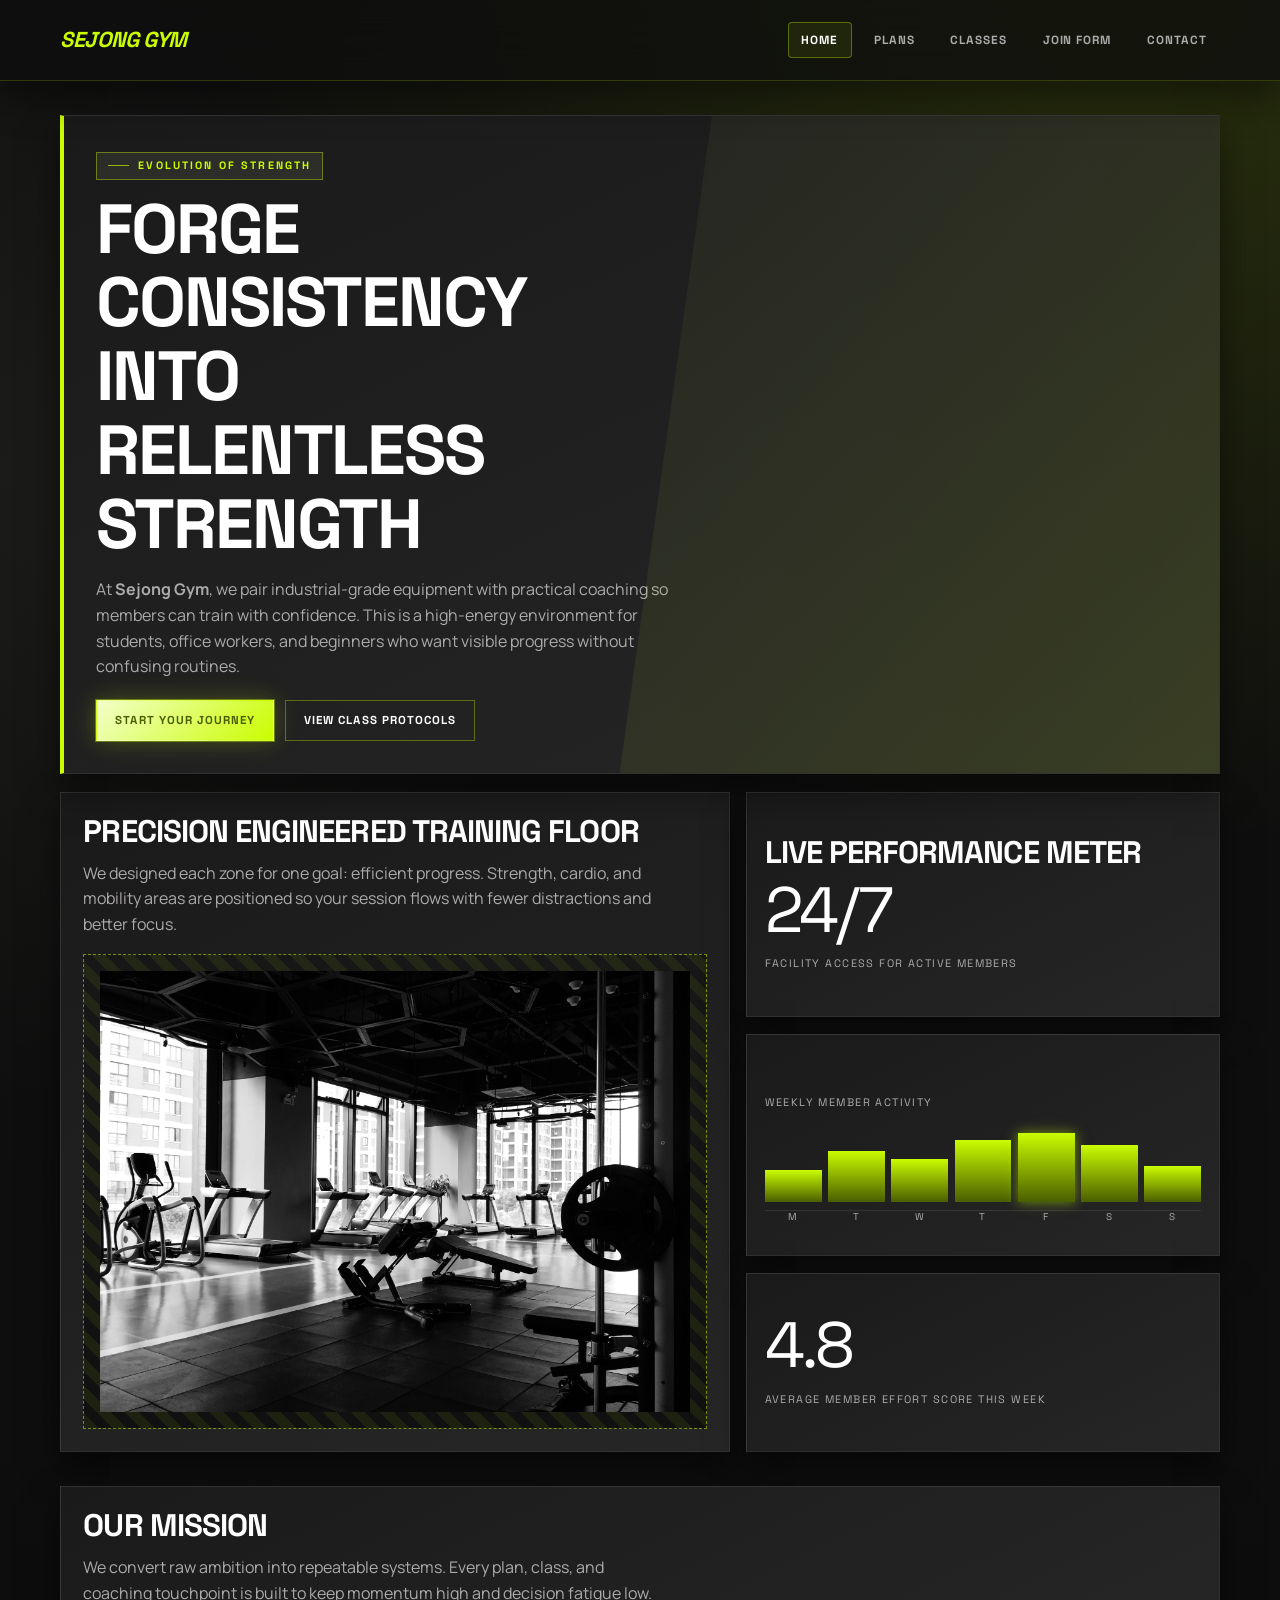
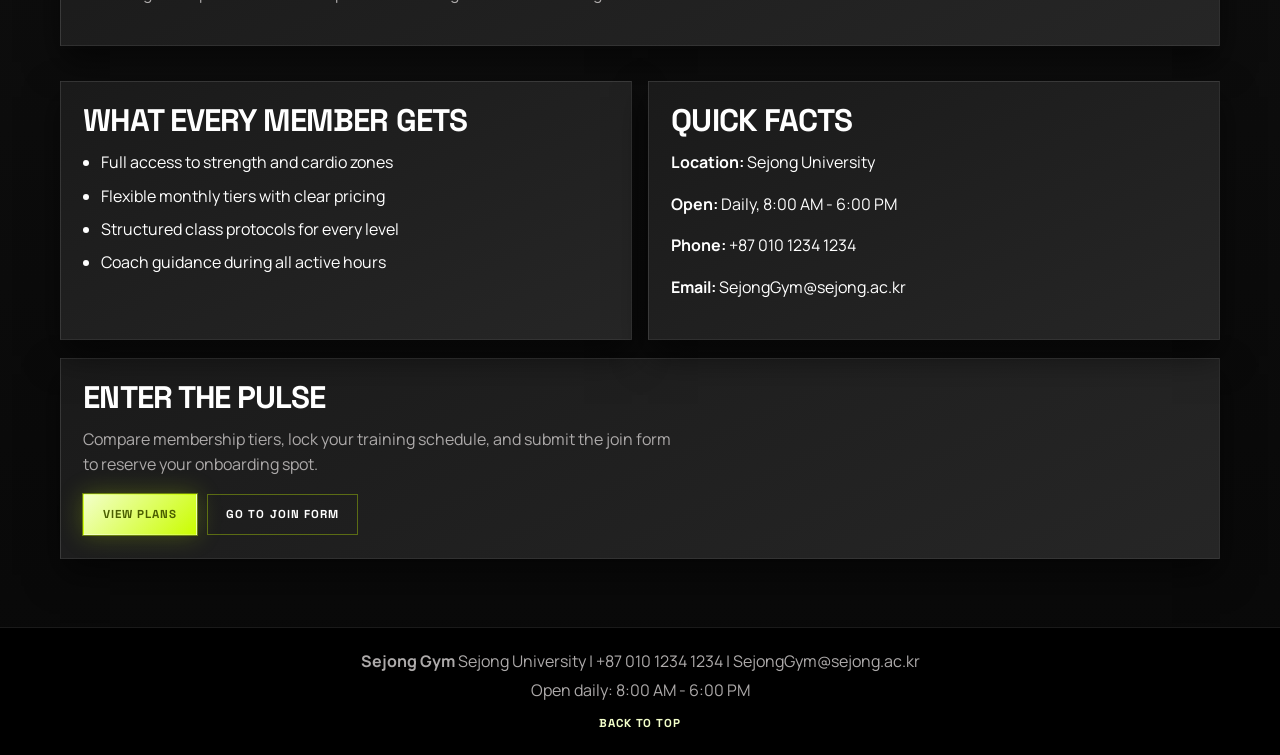
<file: index.html>
<!DOCTYPE html>
<html lang="en">
<head>
    <meta charset="UTF-8">
    <meta name="viewport" content="width=device-width, initial-scale=1.0">
    <title>Sejong Gym | Home</title>
    <link rel="stylesheet" href="css/styles.css">
</head>
<body>
    <header class="site-header" id="top">
        <div class="container header-inner">
            <div class="brand"><a href="index.html"><strong>Sejong Gym</strong></a></div>
            <nav aria-label="Main navigation">
                <ul class="nav-list">
                    <li><a class="active" href="index.html">Home</a></li>
                    <li><a href="page2.html">Plans</a></li>
                    <li><a href="page3.html">Classes</a></li>
                    <li><a href="page4.html">Join Form</a></li>
                    <li><a href="page5.html">Contact</a></li>
                </ul>
            </nav>
        </div>
    </header>

    <main class="container">
        <section class="hero hero-home">
            <span class="badge">Evolution Of Strength</span>
            <h1>Forge Consistency Into Relentless Strength</h1>
            <p>
                At <strong>Sejong Gym</strong>, we pair industrial-grade equipment with practical coaching so
                members can train with confidence. This is a high-energy environment for students, office workers,
                and beginners who want visible progress without confusing routines.
            </p>
            <div class="button-row hero-actions">
                <a class="btn btn-primary" href="page4.html">Start Your Journey</a>
                <a class="btn btn-secondary" href="page3.html">View Class Protocols</a>
            </div>
        </section>

        <section class="bento-grid" aria-label="Home feature blocks">
            <article class="page-section bento-large">
                <h2>Precision Engineered Training Floor</h2>
                <p class="muted">
                    We designed each zone for one goal: efficient progress. Strength, cardio, and mobility areas are
                    positioned so your session flows with fewer distractions and better focus.
                </p>
                <div class="media-placeholder wide">
                    <img class="img1" src="assets/1.jpg" alt="Photo of Sejong Gym" />
                </div>
            </article>
        
            <div class="stat-stack">
                <aside class="info-card stat-card-mini">
                    <h2>Live Performance Meter</h2>
                    <p class="metric-value">24/7</p>
                    <p class="metric-label">Facility access for active members</p>
                </aside>
            
                <aside class="info-card stat-card-mini">
                    <p class="metric-label chart-label">Weekly Member Activity</p>
                    <div class="chart-bars">
                        <div class="chart-bar h-45"><span>M</span></div>
                        <div class="chart-bar h-70"><span>T</span></div>
                        <div class="chart-bar h-60"><span>W</span></div>
                        <div class="chart-bar h-85"><span>T</span></div>
                        <div class="chart-bar h-95 peak"><span>F</span></div>
                        <div class="chart-bar h-78"><span>S</span></div>
                        <div class="chart-bar h-50"><span>S</span></div>
                    </div>
                </aside>
            
                <aside class="info-card stat-card-mini">
                    <p class="metric-value">4.8</p>
                    <p class="metric-label">Average member effort score this week</p>
                </aside>
            </div>
        
            <article class="info-card mission-card">
                <h2>Our Mission</h2>
                <p class="muted">
                    We convert raw ambition into repeatable systems. Every plan, class, and coaching touchpoint is
                    built to keep momentum high and decision fatigue low.
                </p>
            </article>
        </section>

        <section class="grid grid-2">
            <article class="info-card">
                <h2>What Every Member Gets</h2>
                <ul class="feature-list">
                    <li>Full access to strength and cardio zones</li>
                    <li>Flexible monthly tiers with clear pricing</li>
                    <li>Structured class protocols for every level</li>
                    <li>Coach guidance during all active hours</li>
                </ul>
            </article>

            <aside class="info-card">
                <h2>Quick Facts</h2>
                <p><strong>Location:</strong> Sejong University</p>
                <p><strong>Open:</strong> Daily, 8:00 AM - 6:00 PM</p>
                <p><strong>Phone:</strong> +87 010 1234 1234</p>
                <p><strong>Email:</strong> SejongGym@sejong.ac.kr</p>
            </aside>
        </section>

        <section class="page-section">
            <h2>Enter The Pulse</h2>
            <p class="muted">
                Compare membership tiers, lock your training schedule, and submit the join form to reserve your
                onboarding spot.
            </p>
            <div class="button-row">
                <a class="btn btn-primary" href="page2.html">View Plans</a>
                <a class="btn btn-secondary" href="page4.html">Go to Join Form</a>
            </div>
        </section>
    </main>

    <footer class="site-footer">
        <div class="container footer-inner">
            <p><strong>Sejong Gym</strong> Sejong University | +87 010 1234 1234 | SejongGym@sejong.ac.kr</p>
            <p>Open daily: 8:00 AM - 6:00 PM</p>
            <a class="back-to-top" href="#">Back to Top</a>
        </div>
    </footer>
</body>
</html>
</file>
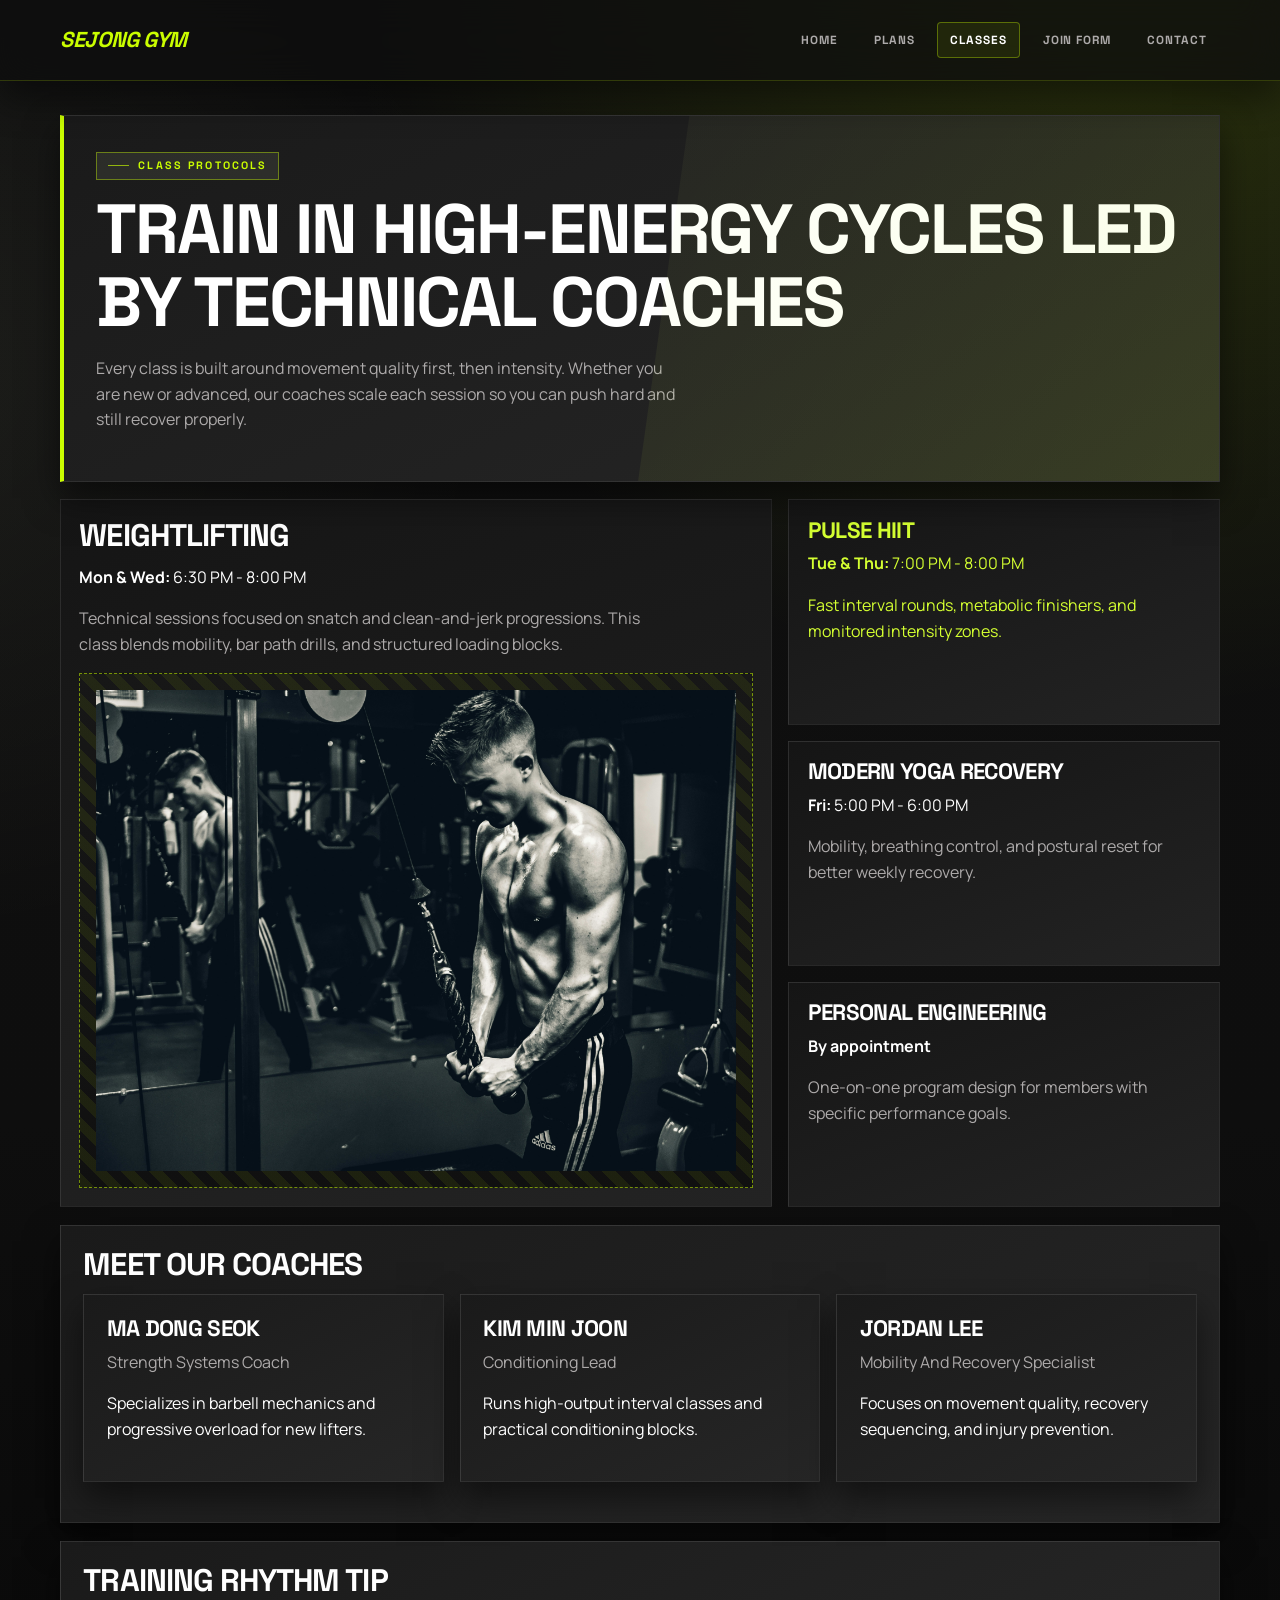
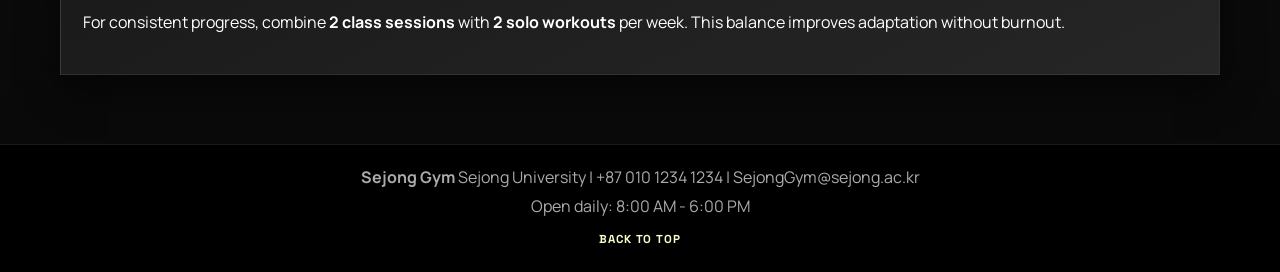
<file: page3.html>
<!DOCTYPE html>
<html lang="en">
<head>
    <meta charset="UTF-8">
    <meta name="viewport" content="width=device-width, initial-scale=1.0">
    <title>Sejong Gym | Classes and Trainers</title>
    <link rel="stylesheet" href="css/styles.css">
</head>
<body>
    <header class="site-header" id="top">
        <div class="container header-inner">
            <div class="brand"><a href="index.html"><strong>Sejong Gym</strong></a></div>
            <nav aria-label="Main navigation">
                <ul class="nav-list">
                    <li><a href="index.html">Home</a></li>
                    <li><a href="page2.html">Plans</a></li>
                    <li><a class="active" href="page3.html">Classes</a></li>
                    <li><a href="page4.html">Join Form</a></li>
                    <li><a href="page5.html">Contact</a></li>
                </ul>
            </nav>
        </div>
    </header>

    <main class="container">
        <section class="hero">
            <span class="badge">Class Protocols</span>
            <h1>Train In High-Energy Cycles Led By Technical Coaches</h1>
            <p>
                Every class is built around movement quality first, then intensity. Whether you are new or advanced,
                our coaches scale each session so you can push hard and still recover properly.
            </p>
        </section>

        <section class="class-grid" aria-label="Class layout overview">
            <article class="class-card">
                <h2>Weightlifting</h2>
                <p><strong>Mon & Wed:</strong> 6:30 PM - 8:00 PM</p>
                <p class="muted">
                    Technical sessions focused on snatch and clean-and-jerk progressions. This class blends mobility,
                    bar path drills, and structured loading blocks.
                </p>
                <div class="media-placeholder">
                    <img class="img1" src="assets/3.jpg" alt="Photo of Sejong Gym weightlifting" />
                </div>
            </article>

            <div class="class-column">
                <article class="class-card class-card-accent">
                    <h3>Pulse HIIT</h3>
                    <p><strong>Tue & Thu:</strong> 7:00 PM - 8:00 PM</p>
                    <p>Fast interval rounds, metabolic finishers, and monitored intensity zones.</p>
                </article>

                <article class="class-card">
                    <h3>Modern Yoga Recovery</h3>
                    <p><strong>Fri:</strong> 5:00 PM - 6:00 PM</p>
                    <p class="muted">Mobility, breathing control, and postural reset for better weekly recovery.</p>
                </article>

                <article class="class-card">
                    <h3>Personal Engineering</h3>
                    <p><strong>By appointment</strong></p>
                    <p class="muted">One-on-one program design for members with specific performance goals.</p>
                </article>
            </div>
        </section>

        <section class="page-section">
            <h2>Meet Our Coaches</h2>
            <div class="grid grid-3">
                <article class="info-card">
                    <h3>Ma Dong Seok</h3>
                    <p class="muted">Strength Systems Coach</p>
                    <p>Specializes in barbell mechanics and progressive overload for new lifters.</p>
                </article>
                <article class="info-card">
                    <h3>Kim Min Joon</h3>
                    <p class="muted">Conditioning Lead</p>
                    <p>Runs high-output interval classes and practical conditioning blocks.</p>
                </article>
                <article class="info-card">
                    <h3>Jordan Lee</h3>
                    <p class="muted">Mobility And Recovery Specialist</p>
                    <p>Focuses on movement quality, recovery sequencing, and injury prevention.</p>
                </article>
            </div>
        </section>

        <aside class="info-card">
            <h2>Training Rhythm Tip</h2>
            <p>
                For consistent progress, combine <strong>2 class sessions</strong> with <strong>2 solo workouts</strong>
                per week. This balance improves adaptation without burnout.
            </p>
        </aside>
    </main>

    <footer class="site-footer">
        <div class="container footer-inner">
            <p><strong>Sejong Gym</strong> Sejong University | +87 010 1234 1234 | SejongGym@sejong.ac.kr</p>
            <p>Open daily: 8:00 AM - 6:00 PM</p>
            <a class="back-to-top" href="#">Back to Top</a>
        </div>
    </footer>
</body>
</html>
</file>
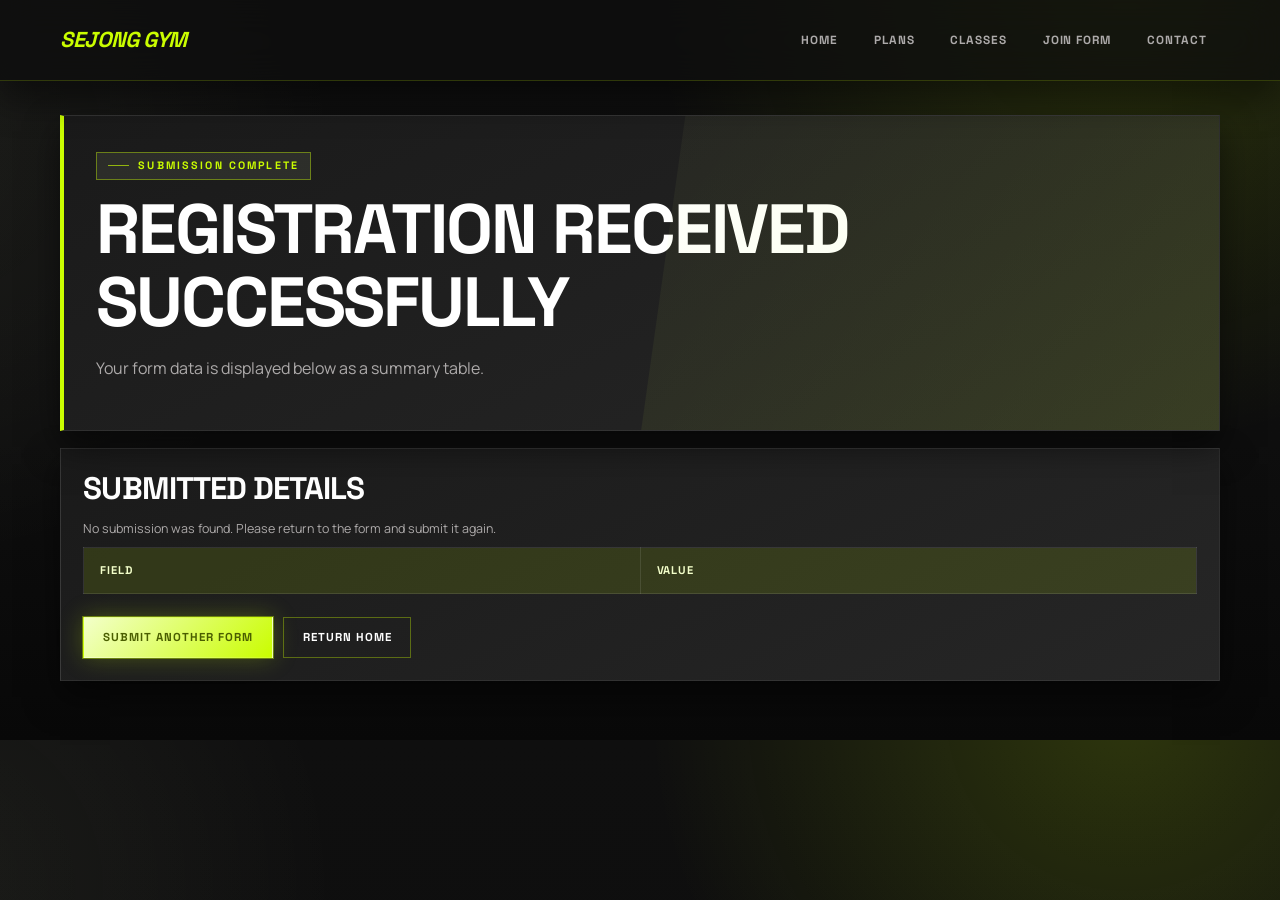
<file: success.html>
<!DOCTYPE html>
<html lang="en">
<head>
    <meta charset="UTF-8">
    <meta name="viewport" content="width=device-width, initial-scale=1.0">
    <title>Sejong Gym | Registration Success</title>
    <link rel="stylesheet" href="css/styles.css">
    <script src="js/success.js" defer></script>
</head>
<body>
    <header class="site-header" id="top">
        <div class="container header-inner">
            <div class="brand"><strong>Sejong Gym</strong></div>
            <nav aria-label="Main navigation">
                <ul class="nav-list">
                    <li><a href="index.html">Home</a></li>
                    <li><a href="page2.html">Plans</a></li>
                    <li><a href="page3.html">Classes</a></li>
                    <li><a href="page4.html">Join Form</a></li>
                    <li><a href="page5.html">Contact</a></li>
                </ul>
            </nav>
        </div>
    </header>

    <main class="container">
        <section class="hero">
            <span class="badge">Submission Complete</span>
            <h1>Registration Received Successfully</h1>
            <p>Your form data is displayed below as a summary table.</p>
        </section>

        <section class="form-wrap">
            <h2>Submitted Details</h2>
            <div id="success-message" class="notice" hidden></div>
            <div class="table-wrap">
                <table aria-label="Submitted registration data">
                    <thead>
                        <tr>
                            <th>Field</th>
                            <th>Value</th>
                        </tr>
                    </thead>
                    <tbody id="summary-body"></tbody>
                </table>
            </div>
            <div class="button-row">
                <a class="btn btn-primary" href="page4.html">Submit Another Form</a>
                <a class="btn btn-secondary" href="index.html">Return Home</a>
            </div>
        </section>
    </main>
</body>
</html>
</file>
<file: css/styles.css>
@import url("https://fonts.googleapis.com/css2?family=Manrope:wght@400;500;700;800&family=Space+Grotesk:wght@500;700;800&display=swap");

:root {
    --bg: #0e0e0e;
    --bg-alt: #131313;
    --surface-lowest: #000000;
    --surface-low: #1a1a1a;
    --surface-high: #262626;
    --text: #ffffff;
    --heading: #ffffff;
    --muted: #adaaaa;
    --primary: #cafd00;
    --primary-soft: #f3ffca;
    --primary-dark: #4a5e00;
    --line: #3a3a3a;
    --line-soft: rgba(255, 255, 255, 0.09);
    --notice-bg: rgba(202, 253, 0, 0.08);
    --shadow: 0 16px 32px rgba(0, 0, 0, 0.5);
    --glow: 0 0 0 1px rgba(202, 253, 0, 0.55), 0 0 12px rgba(202, 253, 0, 0.4);
}

/*
    Page Mapping Quick Guide
    - index.html (Home): .hero-home, .bento-*, .stat-card, .mission-card, .metric-*
    - page2.html (Plans): .tier-*, .plan-table
    - page3.html (Classes): .class-*
    - page4.html (Join Form): .form-*, .input-group, .options, .option-row, .notice, .media-placeholder.compact
    - page5.html (Contact): .contact-list, .hours-list, .faq-card
    - Shared on all pages: header/nav, hero/page-section/info-card, buttons, grids, footer, media placeholders, .img1
*/

* {
    box-sizing: border-box;
}

html {
    scroll-behavior: smooth;
}

body {
    margin: 0;
    font-family: "Manrope", "Segoe UI", Tahoma, Geneva, Verdana, sans-serif;
    line-height: 1.6;
    color: var(--text);
    background:
        radial-gradient(circle at 88% -4%, rgba(202, 253, 0, 0.16), transparent 35%),
        radial-gradient(circle at -6% 20%, rgba(243, 255, 202, 0.06), transparent 28%),
        linear-gradient(180deg, #0f0f0f 0%, var(--bg) 60%, #080808 100%);
}

a {
    color: var(--primary-soft);
    text-decoration: none;
}

a:hover,
a:focus {
    color: var(--primary);
    text-decoration: underline;
}

/* Shared layout, header, and navigation (all pages) */

.container {
    width: min(1160px, 92%);
    margin: 0 auto;
}

.site-header {
    position: fixed;
    top: 0;
    width: 100%;
    z-index: 50;
    background-color: rgba(14, 14, 14, 0.76);
    backdrop-filter: blur(18px);
    border-bottom: 1px solid rgba(202, 253, 0, 0.18);
    box-shadow: 0 18px 36px rgba(0, 0, 0, 0.45);
}

.header-inner {
    display: flex;
    justify-content: space-between;
    align-items: center;
    gap: 1rem;
    min-height: 5rem;
    padding: 0.8rem 0;
}

.brand {
    font-family: "Space Grotesk", "Manrope", sans-serif;
    font-size: 1.35rem;
    letter-spacing: -0.02em;
    text-transform: uppercase;
    color: var(--primary);
    font-style: italic;
}

.brand a {
    color: inherit;
    text-decoration: none;
}

.nav-list {
    list-style: none;
    display: flex;
    flex-wrap: wrap;
    gap: 0.55rem;
    margin: 0;
    padding: 0;
}

.nav-list a {
    display: inline-block;
    color: var(--muted);
    padding: 0.5rem 0.78rem;
    border: 1px solid transparent;
    border-radius: 4px;
    text-transform: uppercase;
    letter-spacing: 0.08em;
    font-size: 0.74rem;
    font-family: "Space Grotesk", "Manrope", sans-serif;
    font-weight: 700;
}

.nav-list a:hover,
.nav-list a:focus,
.nav-list a.active {
    color: var(--text);
    border-color: rgba(202, 253, 0, 0.34);
    background-color: rgba(202, 253, 0, 0.08);
    text-decoration: none;
}

main {
    padding: 7.2rem 0 2.6rem;
}

.hero,
.page-section,
.info-card,
.form-wrap,
.faq-card {
    background: linear-gradient(154deg, var(--surface-low) 0%, var(--surface-high) 100%);
    border: 1px solid var(--line-soft);
    box-shadow: var(--shadow);
    padding: 1.4rem;
    margin-bottom: 1.1rem;
}

.hero {
    position: relative;
    overflow: hidden;
    border-left: 4px solid var(--primary);
    padding: 2rem;
}

.hero::before {
    content: "";
    position: absolute;
    right: -20%;
    top: -35%;
    width: 68%;
    height: 180%;
    background: linear-gradient(120deg, rgba(243, 255, 202, 0.03), rgba(202, 253, 0, 0.14));
    transform: rotate(8deg);
    pointer-events: none;
}

/* Home page hero variation (index.html) */

.hero-home h1 {
    max-width: 12ch;
}

h1,
h2,
h3 {
    margin-top: 0;
    color: var(--heading);
    line-height: 1.06;
    font-family: "Space Grotesk", "Manrope", sans-serif;
    letter-spacing: -0.03em;
    text-transform: uppercase;
}

h1 {
    font-size: clamp(2rem, 7vw, 4.35rem);
    margin-bottom: 1rem;
}

h2 {
    font-size: clamp(1.2rem, 3vw, 1.95rem);
    margin-bottom: 0.8rem;
}

h3 {
    font-size: clamp(1.02rem, 2.4vw, 1.4rem);
    margin-bottom: 0.55rem;
}

p {
    margin-top: 0;
}

.hero p,
.muted {
    color: var(--muted);
    max-width: 59ch;
}

.badge {
    display: inline-flex;
    align-items: center;
    gap: 0.55rem;
    background-color: rgba(243, 255, 202, 0.08);
    color: var(--primary);
    border: 1px solid rgba(202, 253, 0, 0.4);
    border-radius: 0;
    padding: 0.28rem 0.68rem;
    font-size: 0.67rem;
    margin-bottom: 0.8rem;
    letter-spacing: 0.2em;
    text-transform: uppercase;
    font-family: "Space Grotesk", "Manrope", sans-serif;
    font-weight: 700;
}

.badge::before {
    content: "";
    width: 1.35rem;
    height: 1px;
    background-color: rgba(202, 253, 0, 0.65);
}

.button-row {
    display: flex;
    flex-wrap: wrap;
    gap: 0.65rem;
}

.hero-actions {
    margin-top: 1.25rem;
}

.btn {
    display: inline-flex;
    align-items: center;
    justify-content: center;
    border: 1px solid transparent;
    border-radius: 0;
    padding: 0.65rem 1.15rem;
    cursor: pointer;
    font-family: "Space Grotesk", "Manrope", sans-serif;
    text-transform: uppercase;
    letter-spacing: 0.09em;
    font-size: 0.72rem;
    font-weight: 700;
    transition: transform 0.2s ease, border-color 0.2s ease, box-shadow 0.2s ease, background-color 0.2s ease;
}

.btn:hover,
.btn:focus {
    transform: translateY(-1px);
    text-decoration: none;
}

.btn-primary {
    background: linear-gradient(135deg, var(--primary-soft) 0%, var(--primary) 100%);
    color: var(--primary-dark);
    box-shadow: 0 0 0 1px rgba(202, 253, 0, 0.38), 0 0 24px rgba(202, 253, 0, 0.25);
}

.btn-primary:hover,
.btn-primary:focus {
    box-shadow: 0 0 0 1px rgba(202, 253, 0, 0.55), 0 0 30px rgba(202, 253, 0, 0.37);
}

.btn-secondary {
    background-color: transparent;
    color: var(--text);
    border-color: rgba(202, 253, 0, 0.35);
}

.btn-secondary:hover,
.btn-secondary:focus {
    background-color: rgba(202, 253, 0, 0.1);
    border-color: rgba(202, 253, 0, 0.62);
}

.grid {
    display: grid;
    gap: 1rem;
}

.grid-2 {
    grid-template-columns: repeat(auto-fit, minmax(260px, 1fr));
}

.grid-3 {
    grid-template-columns: repeat(auto-fit, minmax(220px, 1fr));
}

/* Home page feature layout (index.html) */

.bento-grid {
    display: grid;
    gap: 1rem;
    grid-template-columns: repeat(12, 1fr);
    margin-bottom: 1.1rem;
}

.bento-large {
    grid-column: span 7;
}

.stat-card {
    grid-column: span 5;
    display: grid;
    gap: 1rem;
    align-content: space-between;
}

.mission-card {
    grid-column: span 12;
}

.metric-value {
    font-family: "Space Grotesk", "Manrope", sans-serif;
    font-size: clamp(2.2rem, 8vw, 4rem);
    line-height: 0.9;
    letter-spacing: -0.04em;
    margin: 0;
}

.metric-label {
    margin: 0;
    color: var(--muted);
    text-transform: uppercase;
    letter-spacing: 0.13em;
    font-size: 0.68rem;
    font-family: "Space Grotesk", "Manrope", sans-serif;
    margin-top: 1rem;
}

.feature-list {
    padding-left: 1.1rem;
    margin: 0;
}

.feature-list li {
    margin-bottom: 0.48rem;
}

/* Shared media modules (used across multiple pages) */

.media-grid {
    display: grid;
    gap: 1rem;
    grid-template-columns: repeat(auto-fit, minmax(220px, 1fr));
    margin: 1rem 0 1.1rem;
}

.media-placeholder {
    border: 1px dashed rgba(202, 253, 0, 0.52);
    background:
        repeating-linear-gradient(
            45deg,
            rgba(202, 253, 0, 0.07) 0,
            rgba(202, 253, 0, 0.07) 10px,
            rgba(0, 0, 0, 0) 10px,
            rgba(0, 0, 0, 0) 20px
        ),
        linear-gradient(180deg, #171717 0%, #101010 100%);
    min-height: 175px;
    padding: 1rem;
    display: flex;
    align-items: center;
    justify-content: center;
    text-align: center;
    color: #dce9bb;
    font-family: "Space Grotesk", "Manrope", sans-serif;
    font-weight: 700;
    text-transform: uppercase;
    letter-spacing: 0.06em;
    font-size: 0.72rem;
}

.media-placeholder span {
    display: block;
    max-width: 19rem;
}

.media-placeholder.tall {
    min-height: 240px;
}

.media-placeholder.wide {
    min-height: 210px;
}

.img1 {
    width: 100%;
    height: 100%;
    object-fit: contain;

}

/* Shared footer (all pages) */

.site-footer {
    background-color: var(--surface-lowest);
    color: #cecece;
    margin-top: 0.6rem;
    border-top: 1px solid rgba(255, 255, 255, 0.1);
}

.footer-inner {
    padding: 1.1rem 0 1.3rem;
    text-align: center;
}

.footer-inner p {
    margin: 0.2rem 0;
    color: var(--muted);
}

.back-to-top {
    display: inline-block;
    margin-top: 0.45rem;
    color: var(--primary-soft);
    font-weight: 700;
    text-transform: uppercase;
    letter-spacing: 0.08em;
    font-size: 0.72rem;
    font-family: "Space Grotesk", "Manrope", sans-serif;
}

/* Shared responsive behavior (all pages) */

@media (max-width: 980px) {
    .bento-large,
    .stat-card,
    .mission-card {
        grid-column: span 12;
    }

    .class-grid {
        grid-template-columns: 1fr;
    }
}

@media (max-width: 720px) {
    main {
        padding-top: 8.4rem;
    }

    .header-inner {
        flex-direction: column;
        align-items: flex-start;
        padding-bottom: 0.9rem;
    }

    .nav-list {
        width: 100%;
    }

    .nav-list li {
        flex: 1 1 calc(50% - 0.55rem);
    }

    .nav-list a {
        width: 100%;
        text-align: center;
    }

    .hero,
    .page-section,
    .info-card,
    .form-wrap,
    .faq-card,
    .tier-card,
    .class-card {
        padding: 1rem;
    }

    .hero::before {
        width: 110%;
        right: -36%;
    }
}

@media (max-width: 560px) {
    .button-row .btn,
    .button-row a.btn {
        width: 100%;
        text-align: center;
    }

    .media-placeholder {
        min-height: 150px;
    }
}

/* Join Form page (page4.html) */

fieldset {
    border: 1px solid var(--line);
    padding: 1.4rem;
    margin: 0 0 1.2rem;
}

legend {
    color: var(--primary);
    font-family: "Space Grotesk", "Manrope", sans-serif;
    font-weight: 700;
    text-transform: uppercase;
    letter-spacing: 0.1em;
    font-size: 0.72rem;
    padding: 0 0.5rem;
}

.form-grid {
    display: grid;
    grid-template-columns: repeat(auto-fit, minmax(220px, 1fr));
    gap: 1rem;
}

.input-group {
    display: flex;
    flex-direction: column;
    gap: 0.35rem;
    margin-bottom: 1rem;
}


.form-grid .input-group {
    margin-bottom: 0;
}

.input-group:last-child {
    margin-bottom: 0;
}

.input-group > label:first-child {
    font-size: 0.75rem;
    color: var(--muted);
    text-transform: uppercase;
    letter-spacing: 0.08em;
    font-family: "Space Grotesk", "Manrope", sans-serif;
    font-weight: 700;
}

input[type="text"],
input[type="email"],
input[type="number"],
select,
textarea {
    width: 100%;
    background-color: var(--surface-low);
    color: var(--text);
    border: 1px solid var(--line);
    border-radius: 0;
    padding: 0.6rem 0.75rem;
    font-family: "Manrope", sans-serif;
    font-size: 0.9rem;
    outline: none;
    transition: border-color 0.2s ease, box-shadow 0.2s ease;
    -webkit-appearance: none;
    appearance: none;
}

input[type="text"]:focus,
input[type="email"]:focus,
input[type="number"]:focus,
select:focus,
textarea:focus {
    border-color: rgba(202, 253, 0, 0.55);
    box-shadow: 0 0 0 2px rgba(202, 253, 0, 0.1);
}

input::placeholder,
textarea::placeholder {
    color: rgba(173, 170, 170, 0.4);
}

select {
    cursor: pointer;
    background-image: url("data:image/svg+xml,%3Csvg xmlns='http://www.w3.org/2000/svg' width='12' height='8' viewBox='0 0 12 8'%3E%3Cpath d='M1 1l5 5 5-5' stroke='%23adaaaa' stroke-width='1.5' fill='none' stroke-linecap='round'/%3E%3C/svg%3E");
    background-repeat: no-repeat;
    background-position: right 0.75rem center;
    padding-right: 2.2rem;
}

textarea {
    resize: vertical;
    min-height: 110px;
}

.options {
    display: flex;
    flex-direction: column;
    gap: 0.5rem;
    margin-top: 0.25rem;
}

.option-row {
    display: flex;
    align-items: center;
    gap: 0.6rem;
}

.option-row label {
    font-size: 0.88rem;
    color: var(--text);
    cursor: pointer;
}

input[type="radio"],
input[type="checkbox"] {
    -webkit-appearance: none;
    appearance: none;
    width: 1rem;
    height: 1rem;
    border: 1px solid var(--line);
    background-color: var(--surface-low);
    cursor: pointer;
    flex-shrink: 0;
    transition: border-color 0.15s ease, background-color 0.15s ease;
    margin: 0;
}

input[type="radio"] {
    border-radius: 50%;
}

input[type="radio"]:checked,
input[type="checkbox"]:checked {
    background-color: var(--primary);
    border-color: var(--primary);
}

input[type="radio"]:checked {
    background-image: radial-gradient(circle, var(--primary-dark) 35%, transparent 36%);
}

input[type="checkbox"]:checked {
    background-image: url("data:image/svg+xml,%3Csvg xmlns='http://www.w3.org/2000/svg' viewBox='0 0 12 12'%3E%3Cpath d='M2 6l3 3 5-5' stroke='%234a5e00' stroke-width='1.8' fill='none' stroke-linecap='round' stroke-linejoin='round'/%3E%3C/svg%3E");
    background-repeat: no-repeat;
    background-position: center;
}

input[type="radio"]:focus,
input[type="checkbox"]:focus {
    outline: 1px solid rgba(202, 253, 0, 0.55);
    outline-offset: 2px;
}

.form-wrap .button-row {
    margin-top: 1.4rem;
}

.notice {
    margin-top: 0.9rem;
    font-size: 0.78rem;
    color: var(--muted);
}

.form-tip {
    margin: 1rem 0 0;
    font-size: 0.82rem;
    color: var(--muted);
    border-top: 1px solid var(--line-soft);
    padding-top: 0.9rem;
}

/* Membership & Classes pages (page2-3) */

.tier-grid {
    display: grid;
    grid-template-columns: repeat(auto-fit, minmax(220px, 1fr));
    gap: 1rem;
    margin-bottom: 1.1rem;
}

.tier-card {
    background: linear-gradient(165deg, #151515 0%, #202020 100%);
    border: 1px solid rgba(255, 255, 255, 0.08);
    padding: 1.2rem;
    box-shadow: var(--shadow);
}

.tier-card.popular {
    border-color: rgba(202, 253, 0, 0.45);
    box-shadow: 0 0 0 1px rgba(202, 253, 0, 0.22), 0 20px 34px rgba(0, 0, 0, 0.55);
}

.tier-card h3 {
    margin-bottom: 0.2rem;
}

.tier-price {
    font-family: "Space Grotesk", "Manrope", sans-serif;
    font-size: 2rem;
    letter-spacing: -0.03em;
    margin: 0.35rem 0 0.55rem;
}

.tier-subtitle {
    margin-top: 0;
    color: var(--muted);
    text-transform: uppercase;
    letter-spacing: 0.11em;
    font-size: 0.66rem;
}

.tier-list {
    padding-left: 1.1rem;
    margin: 0 0 1rem;
}

.tier-list li {
    margin-bottom: 0.38rem;
}



.plan-table {
    width: 100%;
    border-collapse: collapse;
    margin-top: 0.5rem;
}

.plan-table tbody tr:nth-child(even) {
    background-color: rgba(255, 255, 255, 0.02);
}

.plan-table th,
.plan-table td {
    border: 1px solid rgba(255, 255, 255, 0.1);
    padding: 0.65rem;
    text-align: left;
    vertical-align: top;
}

.plan-table th {
    background-color: rgba(202, 253, 0, 0.12);
    color: var(--primary-soft);
    text-transform: uppercase;
    letter-spacing: 0.08em;
    font-size: 0.7rem;
    font-family: "Space Grotesk", "Manrope", sans-serif;
}



.class-grid {
    display: grid;
    grid-template-columns: 1.65fr 1fr;
    gap: 1rem;
    margin-bottom: 1.1rem;
}

.class-column {
    display: grid;
    gap: 1rem;
}

.class-card-accent {
    background: linear-gradient(150deg, #d4ff31 0%, #beee00 100%);
    color: #273100;
}

.class-card {
    background: linear-gradient(160deg, #151515 0%, #232323 100%);
    border: 1px solid rgba(255, 255, 255, 0.08);
    padding: 1.15rem;
}


.class-card-accent h3,
.class-card-accent p,
.class-card-accent .muted {
    color: #d4ff31;
}

/* Submission summary table (success.html) */

.table-wrap {
    margin: 0.5rem 0 1.4rem;
    overflow-x: auto;
}

.table-wrap table {
    width: 100%;
    border-collapse: collapse;
    font-size: 0.9rem;
}

.table-wrap th,
.table-wrap td {
    border: 1px solid rgba(255, 255, 255, 0.1);
    padding: 0.85rem 1rem;
    text-align: left;
    vertical-align: top;
}

.table-wrap th {
    background-color: rgba(202, 253, 0, 0.12);
    color: var(--primary-soft);
    text-transform: uppercase;
    letter-spacing: 0.08em;
    font-size: 0.7rem;
    font-family: "Space Grotesk", "Manrope", sans-serif;
    font-weight: 700;
    width: 35%;
}

.table-wrap td {
    color: var(--text);
}

.table-wrap tbody tr:nth-child(even) {
    background-color: rgba(255, 255, 255, 0.02);
}

/* Live Performance Meter chart*/

.performance-chart {
    padding: 0.5rem 0;
}

.chart-label {
    margin-bottom: 0.6rem;
}

.chart-bars {
    display: flex;
    align-items: flex-end;
    justify-content: space-between;
    gap: 0.4rem;
    height: 90px;
    padding: 0.5rem 0;
    border-bottom: 1px solid var(--line-soft);
}

.chart-bar {
    flex: 1;
    background: linear-gradient(180deg, var(--primary) 0%, var(--primary-dark) 100%);
    position: relative;
    min-width: 0;
    transition: opacity 0.2s ease;
}

.chart-bar:hover {
    opacity: 0.85;
}

.chart-bar.peak {
    box-shadow: 0 0 12px rgba(202, 253, 0, 0.5);
}

.chart-bar span {
    position: absolute;
    bottom: -1.4rem;
    left: 50%;
    transform: translateX(-50%);
    font-family: "Space Grotesk", "Manrope", sans-serif;
    font-size: 0.62rem;
    color: var(--muted);
    letter-spacing: 0.1em;
}

.chart-bar.h-45 { height: 45%; }
.chart-bar.h-50 { height: 50%; }
.chart-bar.h-60 { height: 60%; }
.chart-bar.h-70 { height: 70%; }
.chart-bar.h-78 { height: 78%; }
.chart-bar.h-85 { height: 85%; }
.chart-bar.h-95 { height: 95%; }

/* Stat stack (3 cards index) */

.stat-stack {
    grid-column: span 5;
    display: grid;
    gap: 0;
    align-content: stretch;
}

.stat-card-mini {
    padding: 1.1rem;
    margin-bottom: 1.1em;
    display: flex;
    flex-direction: column;
    justify-content: center;
}

@media (max-width: 980px) {
    .stat-stack {
        grid-column: span 12;
    }
}
</file>
